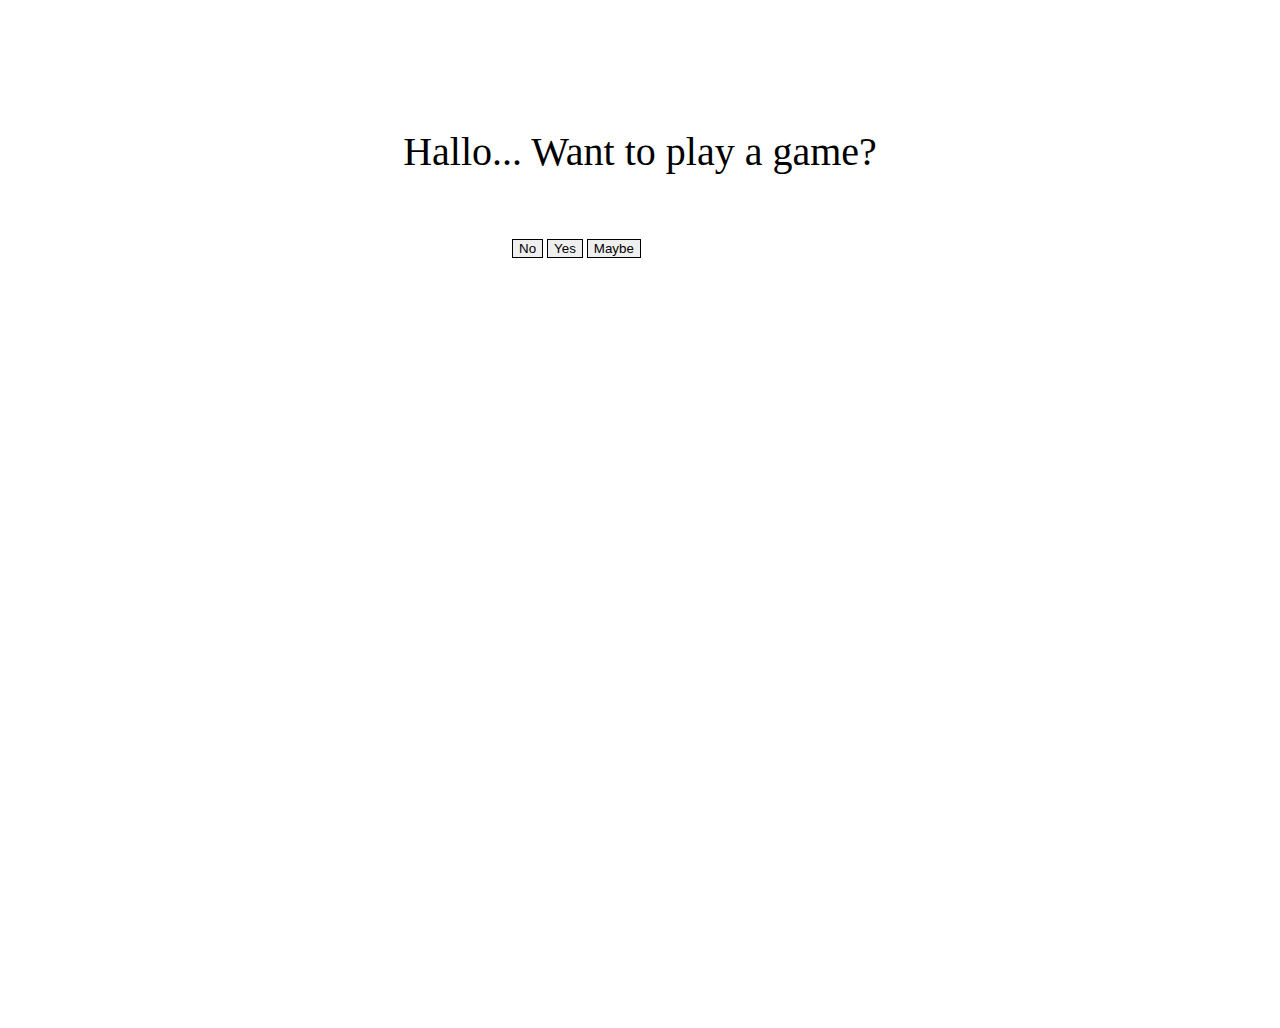
<file: begin.html>
<!DOCTYPE html>
<html>
<head>
	<title>De eerste stap</title>
	<link rel="stylesheet" href="https://stackpath.bootstrapcdn.com/bootstrap/4.1.3/css/bootstrap.min.css" integrity="sha384-MCw98/SFnGE8fJT3GXwEOngsV7Zt27NXFoaoApmYm81iuXoPkFOJwJ8ERdknLPMO" crossorigin="anonymous">
	<link href="./css/style.css" type="text/css" rel="stylesheet">
	<link href="https://fonts.googleapis.com/css?family=Walter+Turncoat" rel="stylesheet">
	<link href="https://fonts.googleapis.com/css?family=Creepster" rel="stylesheet">

	<script src="../javascript/stepone.js"></script>

</head>
	<body>
  
        <p id="intro">Hallo... Want to play a game?</p>
            <div id="begin">
                <form action="./Index.html">
                    <button onclick= "return false;" class = "btn btn-success btn-lg">No</button>
                    <button type="submit" class="btn btn-danger btn-lg">Yes</button>
                    <button onclick= "return false;" class="btn btn-primary btn-lg">Maybe</button>
                </form>
            </div>
	
	<script src="https://code.jquery.com/jquery-3.3.1.slim.min.js" integrity="sha384-q8i/X+965DzO0rT7abK41JStQIAqVgRVzpbzo5smXKp4YfRvH+8abtTE1Pi6jizo" crossorigin="anonymous"></script>
	<script src="https://cdnjs.cloudflare.com/ajax/libs/popper.js/1.14.3/umd/popper.min.js" integrity="sha384-ZMP7rVo3mIykV+2+9J3UJ46jBk0WLaUAdn689aCwoqbBJiSnjAK/l8WvCWPIPm49" crossorigin="anonymous"></script>
	<script src="https://stackpath.bootstrapcdn.com/bootstrap/4.1.3/js/bootstrap.min.js" integrity="sha384-ChfqqxuZUCnJSK3+MXmPNIyE6ZbWh2IMqE241rYiqJxyMiZ6OW/JmZQ5stwEULTy" crossorigin="anonymous"></script>
	</body>
</html>
</file>
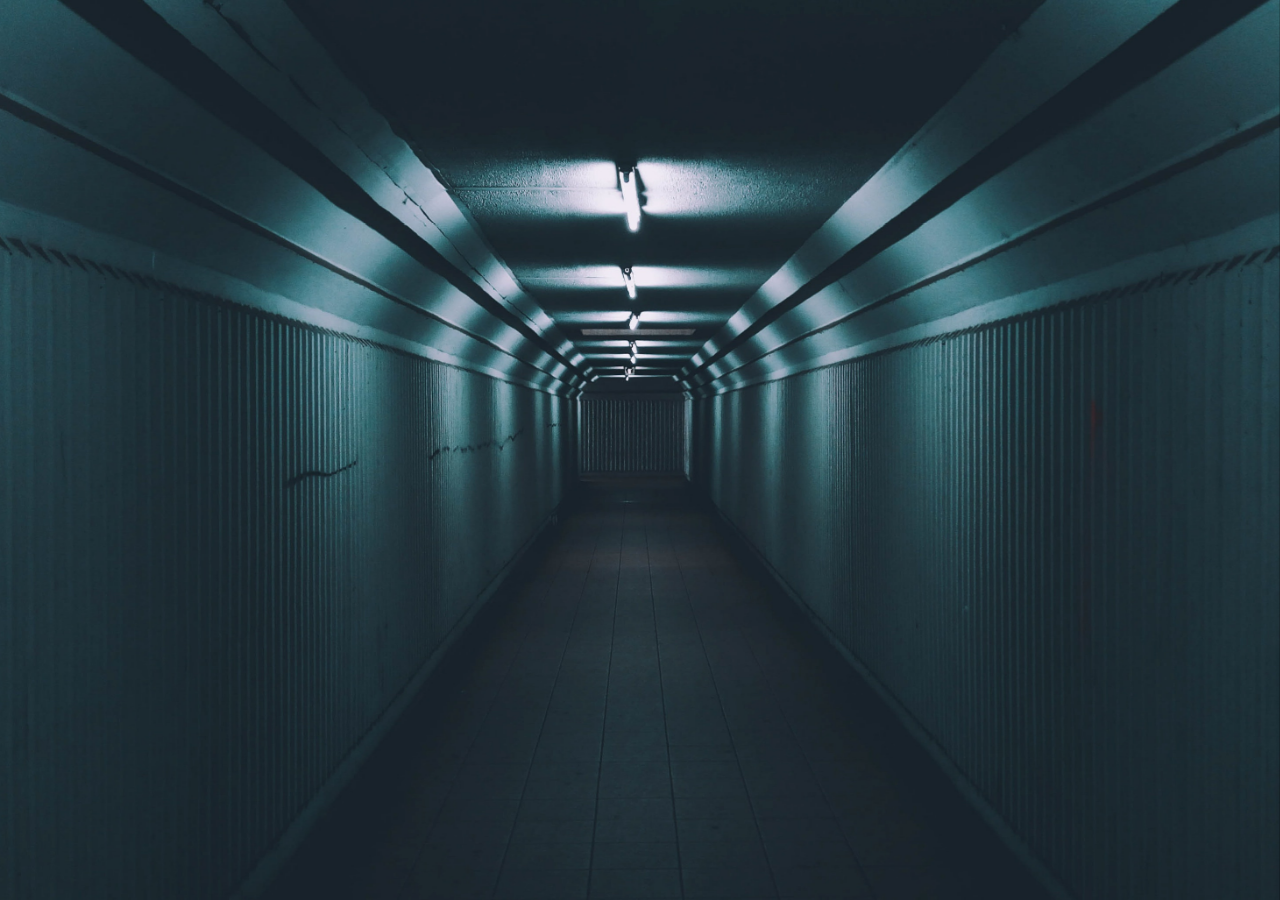
<file: pages/corridor.html>
<!DOCTYPE html>
<html>
<head>
	<title>Deur</title>
	<link rel="stylesheet" href="https://stackpath.bootstrapcdn.com/bootstrap/4.1.3/css/bootstrap.min.css" integrity="sha384-MCw98/SFnGE8fJT3GXwEOngsV7Zt27NXFoaoApmYm81iuXoPkFOJwJ8ERdknLPMO" crossorigin="anonymous">
	<link href="../css/corridor.css" type="text/css" rel="stylesheet">
	<link href="https://fonts.googleapis.com/css?family=Walter+Turncoat" rel="stylesheet">
	<link href="https://fonts.googleapis.com/css?family=Creepster" rel="stylesheet">

	<script src="../javascript/corridor.js"></script>

</head>
	<body onload="timer()">
    
    <div class="wrapped">
		<div class="start">
			<img id="toy" src="../img/abstract-architecture-building-1236044.jpg" alt="">		
		</div>
	</div>
	<script src="https://code.jquery.com/jquery-3.3.1.slim.min.js" integrity="sha384-q8i/X+965DzO0rT7abK41JStQIAqVgRVzpbzo5smXKp4YfRvH+8abtTE1Pi6jizo" crossorigin="anonymous"></script>
	<script src="https://cdnjs.cloudflare.com/ajax/libs/popper.js/1.14.3/umd/popper.min.js" integrity="sha384-ZMP7rVo3mIykV+2+9J3UJ46jBk0WLaUAdn689aCwoqbBJiSnjAK/l8WvCWPIPm49" crossorigin="anonymous"></script>
	<script src="https://stackpath.bootstrapcdn.com/bootstrap/4.1.3/js/bootstrap.min.js" integrity="sha384-ChfqqxuZUCnJSK3+MXmPNIyE6ZbWh2IMqE241rYiqJxyMiZ6OW/JmZQ5stwEULTy" crossorigin="anonymous"></script>
	</body>
</html>
</file>
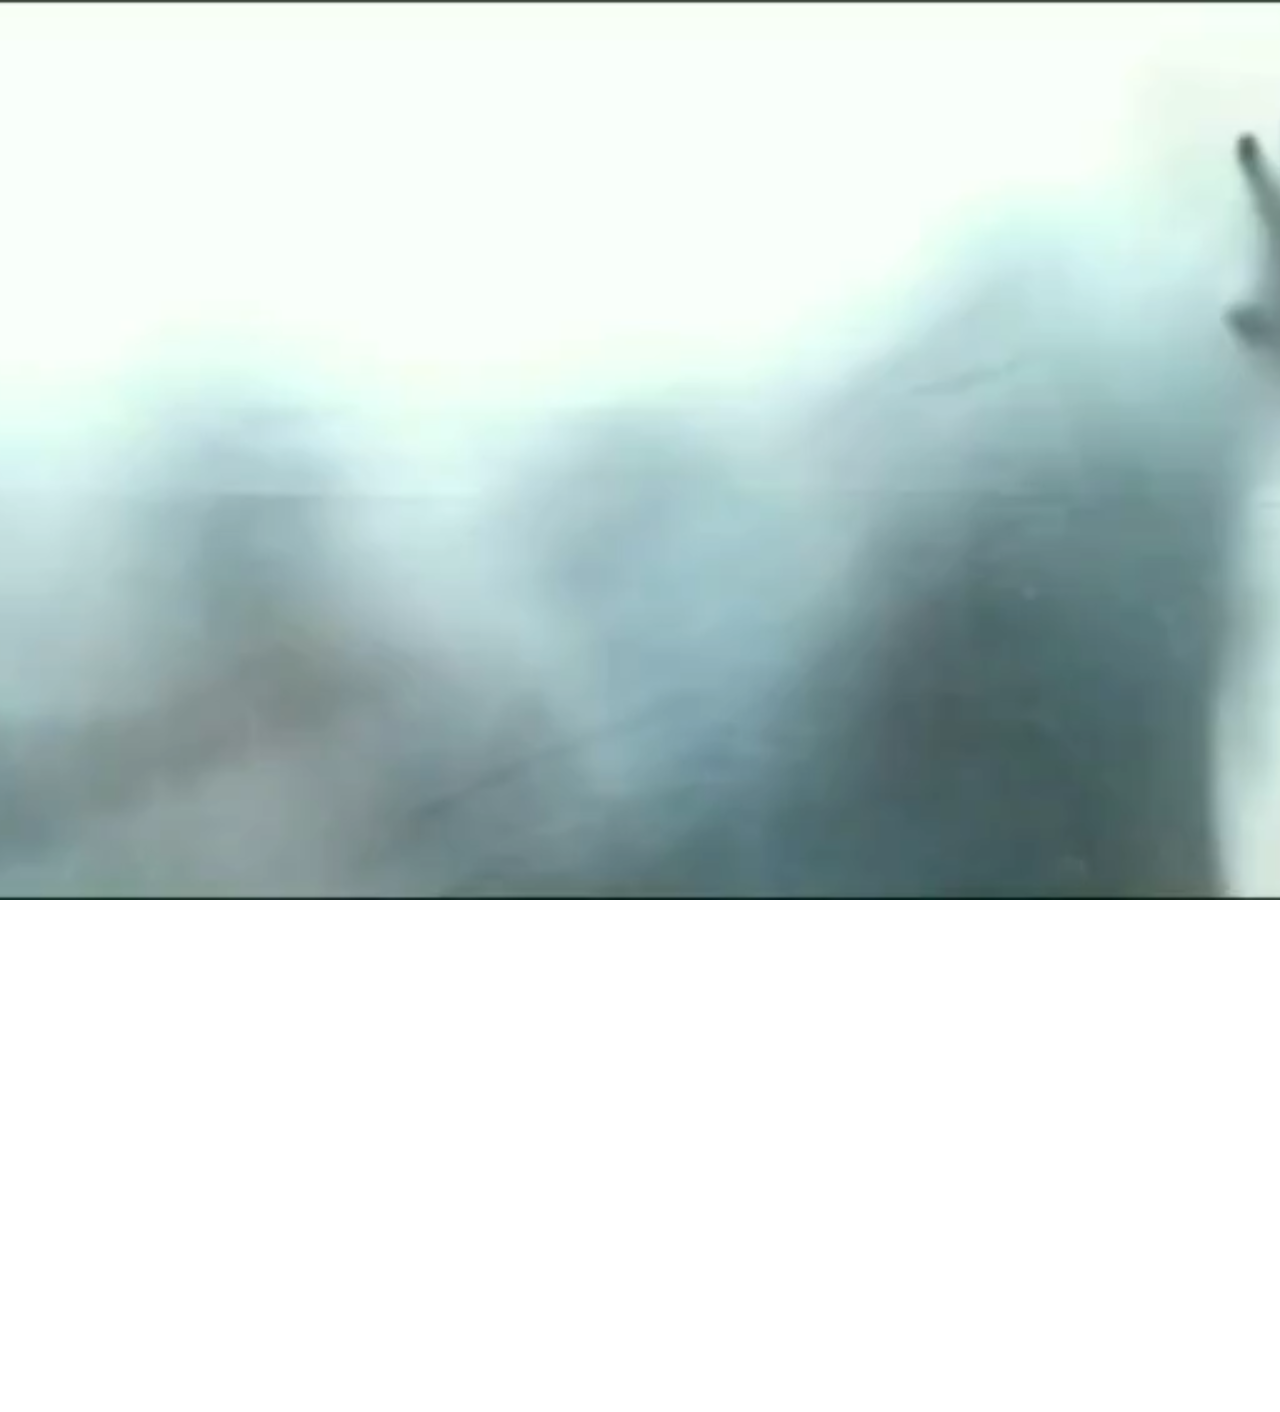
<file: pages/feest.html>
<!DOCTYPE html>
<html>
<head>
	<title>Deur</title>
	<link rel="stylesheet" href="https://stackpath.bootstrapcdn.com/bootstrap/4.1.3/css/bootstrap.min.css" integrity="sha384-MCw98/SFnGE8fJT3GXwEOngsV7Zt27NXFoaoApmYm81iuXoPkFOJwJ8ERdknLPMO" crossorigin="anonymous">
	<link href="../css/feest.css" type="text/css" rel="stylesheet">
	<link href="https://fonts.googleapis.com/css?family=Walter+Turncoat" rel="stylesheet">
	<link href="https://fonts.googleapis.com/css?family=Creepster" rel="stylesheet">

	<script src="../javascript/feest.js"></script>

</head>
	<body onload="timer()">
    
        <div class="start">
                <!-- Removed autoplay for coding purposes -->
            <video autoplay loop id="bgvideo">
                <source src="../vid/hour long Zombie attempt to smash through the screen.mp4" type="video/mp4">
            </video>
        </div>   

        <div class="container-fluid">
            <div id="explain" class="justify-content-center">
                    
            </div>	
        </div>

    
	<script src="https://code.jquery.com/jquery-3.3.1.slim.min.js" integrity="sha384-q8i/X+965DzO0rT7abK41JStQIAqVgRVzpbzo5smXKp4YfRvH+8abtTE1Pi6jizo" crossorigin="anonymous"></script>
	<script src="https://cdnjs.cloudflare.com/ajax/libs/popper.js/1.14.3/umd/popper.min.js" integrity="sha384-ZMP7rVo3mIykV+2+9J3UJ46jBk0WLaUAdn689aCwoqbBJiSnjAK/l8WvCWPIPm49" crossorigin="anonymous"></script>
	<script src="https://stackpath.bootstrapcdn.com/bootstrap/4.1.3/js/bootstrap.min.js" integrity="sha384-ChfqqxuZUCnJSK3+MXmPNIyE6ZbWh2IMqE241rYiqJxyMiZ6OW/JmZQ5stwEULTy" crossorigin="anonymous"></script>
	</body>
</html>
</file>
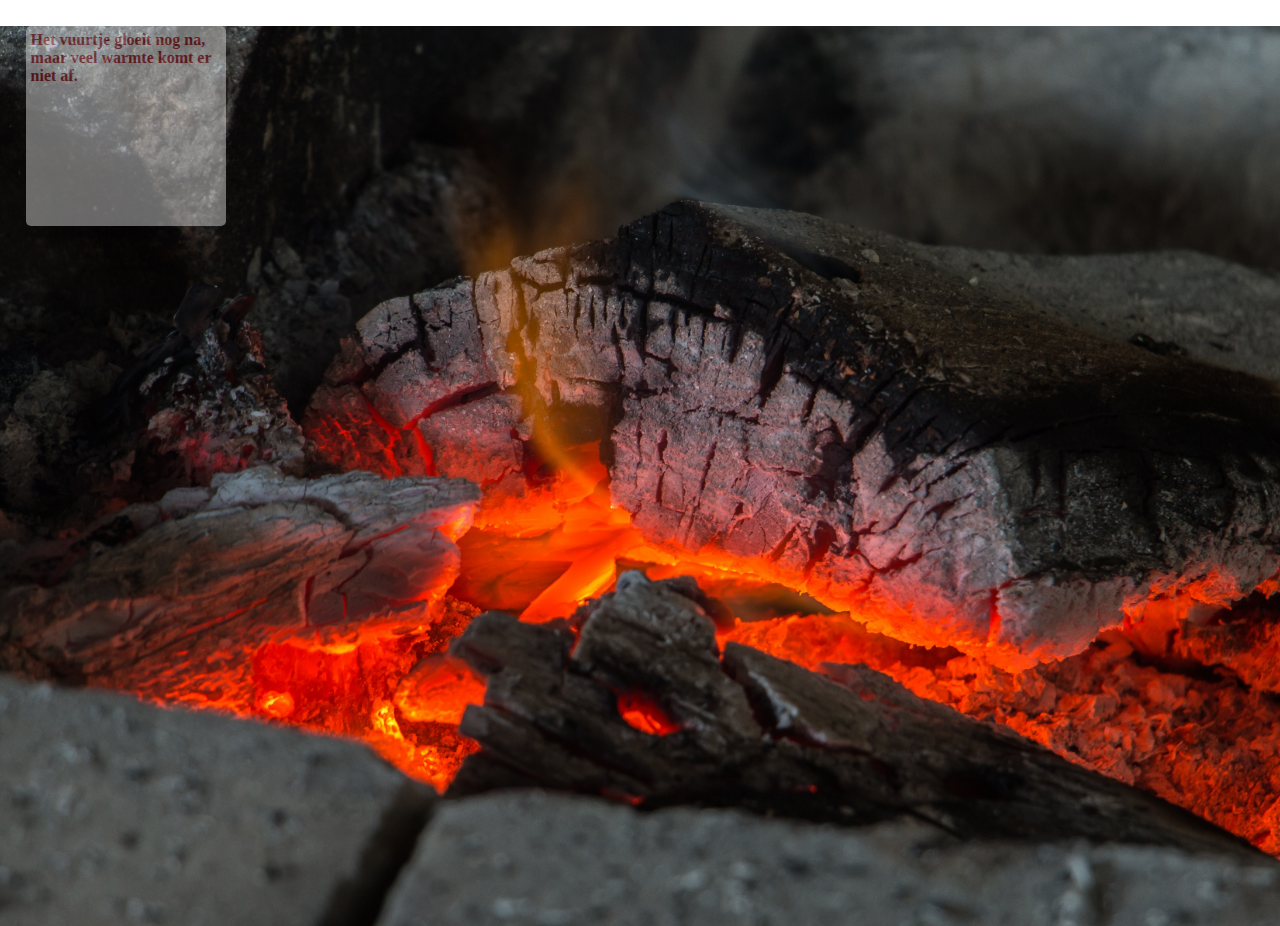
<file: pages/key1.html>
<!DOCTYPE html>
<html>
<head>
	<title>De eerste stap</title>
	<link rel="stylesheet" href="https://stackpath.bootstrapcdn.com/bootstrap/4.1.3/css/bootstrap.min.css" integrity="sha384-MCw98/SFnGE8fJT3GXwEOngsV7Zt27NXFoaoApmYm81iuXoPkFOJwJ8ERdknLPMO" crossorigin="anonymous">
	<link href="../css/stepone.css" type="text/css" rel="stylesheet">
	<link href="https://fonts.googleapis.com/css?family=Walter+Turncoat" rel="stylesheet">
	<link href="https://fonts.googleapis.com/css?family=Creepster" rel="stylesheet">

	<script src="../javascript/stepone.js"></script>

</head>
	<body>
    
    <div class="wrapped">
        <div class="start">
            <img src="../img/amber-ash-blaze-266520.jpg" alt="">
            <a href="../pages/step2.html"><div id="final1"></div></a>
        </div>
        
        <div id="box" class="fixed-bottom window">
            <div id="txt">
                Het vuurtje gloeit nog na, maar veel warmte komt er niet af.
            </div>
        </div>

        <div id="ash" class="fixed-top">
            <a id="ash1" href="" onclick="getKey1(); return false;"><div id="clickerAsh"></div></a>
        </div>

        

    </div>
	<script src="https://code.jquery.com/jquery-3.3.1.slim.min.js" integrity="sha384-q8i/X+965DzO0rT7abK41JStQIAqVgRVzpbzo5smXKp4YfRvH+8abtTE1Pi6jizo" crossorigin="anonymous"></script>
	<script src="https://cdnjs.cloudflare.com/ajax/libs/popper.js/1.14.3/umd/popper.min.js" integrity="sha384-ZMP7rVo3mIykV+2+9J3UJ46jBk0WLaUAdn689aCwoqbBJiSnjAK/l8WvCWPIPm49" crossorigin="anonymous"></script>
	<script src="https://stackpath.bootstrapcdn.com/bootstrap/4.1.3/js/bootstrap.min.js" integrity="sha384-ChfqqxuZUCnJSK3+MXmPNIyE6ZbWh2IMqE241rYiqJxyMiZ6OW/JmZQ5stwEULTy" crossorigin="anonymous"></script>
	</body>
</html>
</file>
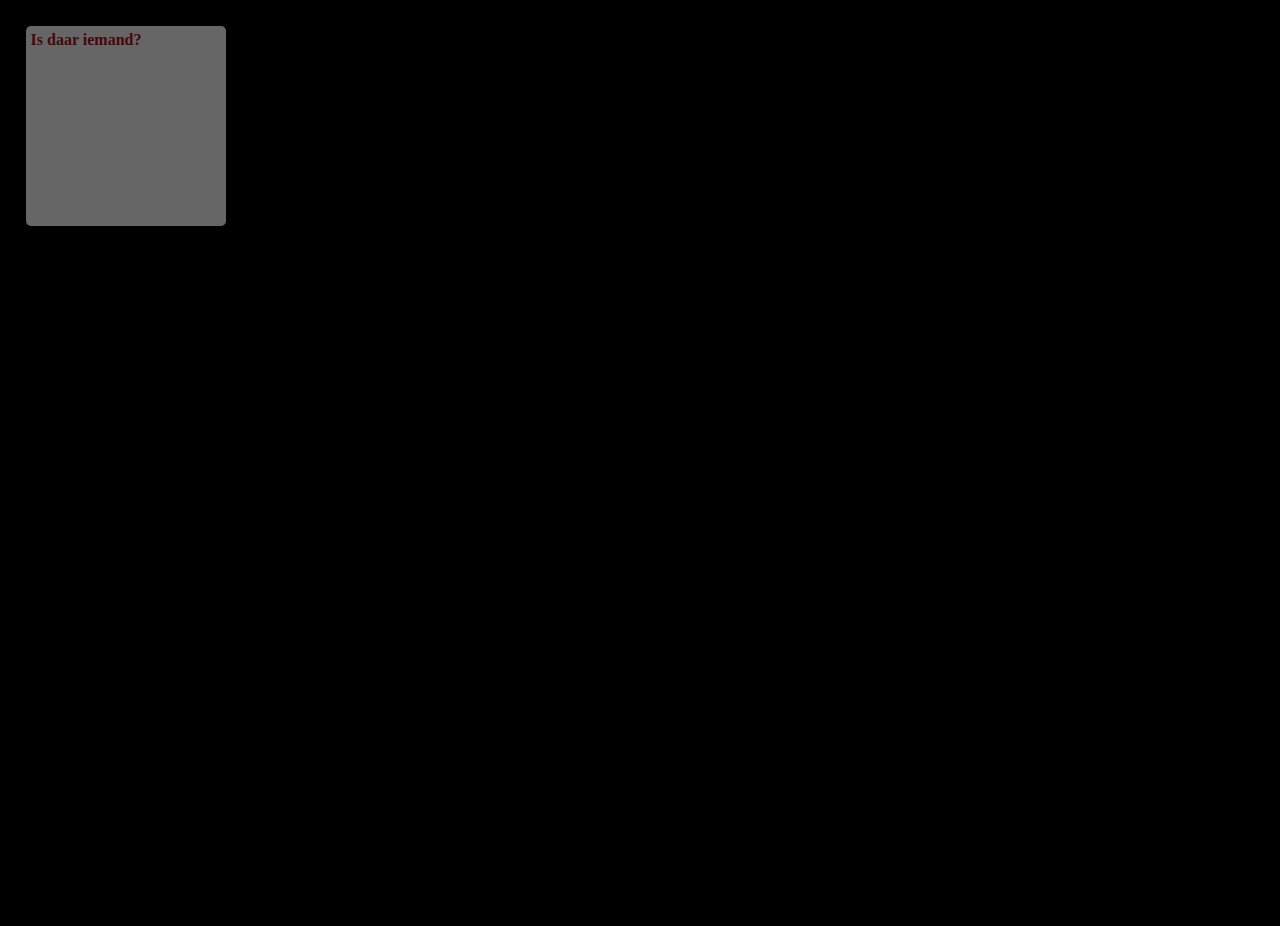
<file: pages/room2.html>
<!DOCTYPE html>
<html>
<head>
	<title>Deur</title>
	<link rel="stylesheet" href="https://stackpath.bootstrapcdn.com/bootstrap/4.1.3/css/bootstrap.min.css" integrity="sha384-MCw98/SFnGE8fJT3GXwEOngsV7Zt27NXFoaoApmYm81iuXoPkFOJwJ8ERdknLPMO" crossorigin="anonymous">
	<link href="../css/room2.css" type="text/css" rel="stylesheet">
	<link href="https://fonts.googleapis.com/css?family=Walter+Turncoat" rel="stylesheet">
	<link href="https://fonts.googleapis.com/css?family=Creepster" rel="stylesheet">

	<script src="../javascript/room2.js"></script>

</head>
	<body onload="timer()">
    
    <div class="wrapped">
		<div class="start">
			<img id="toy" src="../img/dark-eerie-figurine-1643280.jpg" alt="">		
		</div>
		<div id="box" class="fixed-bottom">
			<div id="txt">
				Is daar iemand?
			</div>
			<img id="dollShow" draggable="true" src='../img/voodoo 2-01.svg' alt='' height='200px' width='200px'>
		</div>

		<div class="clue1">
                <a id="click1" href="" onclick="lightUp(); return false;"><div id="clicker"></div></a>
		</div>
		
		<div class="clue2">
                <a id="click2" href="" onclick="doll(); return false;"><div id="clicker2"></div></a>
        </div>

		<div id="hand" class="fixed-top" ondrop="give()" ondragover="allowDrop(event)">
            
        </div>
	
		<img class="fixed-top" id="face" src="../img/rcnMMRecR.jpg" height='200px' width='200px'>
         
    </div>
	<script src="https://code.jquery.com/jquery-3.3.1.slim.min.js" integrity="sha384-q8i/X+965DzO0rT7abK41JStQIAqVgRVzpbzo5smXKp4YfRvH+8abtTE1Pi6jizo" crossorigin="anonymous"></script>
	<script src="https://cdnjs.cloudflare.com/ajax/libs/popper.js/1.14.3/umd/popper.min.js" integrity="sha384-ZMP7rVo3mIykV+2+9J3UJ46jBk0WLaUAdn689aCwoqbBJiSnjAK/l8WvCWPIPm49" crossorigin="anonymous"></script>
	<script src="https://stackpath.bootstrapcdn.com/bootstrap/4.1.3/js/bootstrap.min.js" integrity="sha384-ChfqqxuZUCnJSK3+MXmPNIyE6ZbWh2IMqE241rYiqJxyMiZ6OW/JmZQ5stwEULTy" crossorigin="anonymous"></script>
	</body>
</html>
</file>
<file: css/style.css>
body {
	margin: 0;
	padding: 0;
	z-index: -1;
	font-family: 'Shadows Into Light', cursive;
	height: 100vh;
	width: 100%;
	overflow: hidden;
}

/* Start page button */

#begin {
	margin-left: 40%;
	margin-top: 5%;
}

#begin button{
	border: 1px solid black;

}

/* Start page txt */

#intro {
	font-size: 40px;
	margin-top: 10%;
	text-align: center;
}

.start img{
	height: 100%;
	width: 100%;
	object-fit: cover;
	position: absolute;
	z-index: -9;
}

.screen {
    opacity: 0.5;
    position: absolute;
    border-radius: 5px;
    border: 1px solid black;
    z-index: 99;
    margin-top: 17%;
    margin-left: 20%;
    overflow: hidden;
    height: 32vh;
    width: 32%;
    background-color: black;
}

#writeMore {
	margin-top: 30%;
	text-align: center;
	font-family: 'Creepster', cursive;
	font-size: 50px;
	color: #af111c;
	
}

.screen video {
    object-fit: fill;
    height: 100%;
    width: 100%;
}

#explain {
	font-family: 'Creepster', cursive;
	font-size: 50px;
	color: #af111c;
	text-align: center;
	padding-top: 20px;

}

#buttonOne {
	/* margin-top: 35%; */
	text-align: center;
	font-family: 'Creepster', cursive;
	font-size: 50px;
	color: #af111c;

	display: none;
}
</file>
<file: css/corridor.css>
body {
	margin: 0;
	padding: 0;
	z-index: -1;
	font-family: 'Shadows Into Light', cursive;
	height: 100vh;
	width: 100%;
    overflow: hidden;
    position: fixed;
    background-color: black;
}

.wrapped {
    height: 100%;
    width: 100%;
}

.start img{
	height: 100%;
	width: 100%;
	object-fit: cover;
	position: absolute;
    z-index: -9;
}
</file>
<file: css/feest.css>
body {
    margin: 0;
    padding: 0;
    z-index: -1;
    font-family: 'Shadows Into Light', cursive;
    height: 100vh;
    width: 100%;
    overflow: hidden;
}

#bgvideo {
    position: fixed;
    top: 50%;
    left: 50%;
    min-width: 100%;
    min-height: 100%;
    width: auto;
    height: auto;
    z-index: -100;
    transform: translate(-50%, -50%);
}

#explain {
    margin-top: 40%;
    text-align: center;
    color: #af111c;
    font-weight: bold;
    font-size: 60px;
    text-shadow: 2px 2px black;
}
</file>
<file: css/stepone.css>
body {
	margin: 0;
	padding: 0;
	z-index: -1;
	font-family: 'Shadows Into Light', cursive;
	height: 100vh;
	width: 100%;
	overflow: hidden;
}

.wrapped {
    height: 100%;
    width: 100%;
}

.start img{
	height: 100%;
	width: 100%;
	object-fit: cover;
	position: absolute;
	z-index: -9;
}

#box {
    height: 200px;
    width: 200px;
    background-color: white;
    border-radius: 5px;
    opacity: 0.4;
    word-wrap: break-word;
    margin: 2%;
}

#txt {
    padding: 5px;
    color: #af111c;
    font-weight: bold;
}

#clue1 {
    margin: 3%;
    height: 200px;
    width: 200px;
}

#clue1 img{
    height: 100%;
	width: 100%;
    object-fit: cover;
    opacity: 0.4;
    border-radius: 10px;
}

#spooky {
    visibility: hidden;
}

#clicker {
    height: 50px;
    width: 50px;
    /* background-color: white; */
    margin-top: -90%;
    margin-left: 5%;
    display: none;
}

#clue2 {
    height: 100px;
    width: 100px;
    margin-left: 46%;
    padding-top: 12%;
    align-items: end; 
}

#clicker2 {
    height: 50px;
    width: 50px;
    /* background-color: white; */
    display: none;
}

#clue3 {
    height: 100px;
    width: 100px;
    /* background-color: antiquewhite; */
    margin-left: 58%;
    margin-top: 37%;
}

#clicker3 {
    height: 50px;
    width: 50px;
    /* background-color: white; */
    display: none;
}

#firePlace {
    height: 50px;
    width: 150px;
    /* background-color: white; */
    margin-left: 28%;
    margin-top: 26%;
    display: none;
}

#clicker4 {
    height: 100%;
    width: 100%;
    /* background-color: tomato; */
}

#clicker1:hover {
    background-color: white;
    opacity: 0.05;
}

#clicker2:hover {
    background-color: white;
    opacity: 0.05;
}

#clicker3:hover {
    background-color: white;
    opacity: 0.05;
}

#clicker4:hover {
    /* background-color: white; */
    opacity: 0.05;
}

#ash {
    margin-top: 16%;
    margin-left: 14%;
    height: 300px;
    width: 300px;
}

#clickerAsh {
    height: 150px;
    width: 150px;
    border-radius: 15px;
}

#clickerAsh:hover {
    /* background-color: white; */
    opacity: 0.05;
}

/* #txt img {
    margin: 5%;
    padding: 2%;
} */

#box img {
    margin-left: 20px;
    margin-top: 20px;
}

#final1 {
	height: 100%;
    width: 100%;
    position: absolute;
    z-index: 999;
	display: none;
}

.door1 {
    height: 350px;
    width: 300px;
    margin-left: 75%;
    /* background-color: white; */
}

#locked1 {
    height: 100%;
    width: 100%;
}

#locked1:hover {
    background-color: white;
    opacity: 0.1;
}
</file>
<file: css/room2.css>
body {
	margin: 0;
	padding: 0;
	z-index: -1;
	font-family: 'Shadows Into Light', cursive;
	height: 100vh;
	width: 100%;
    overflow: hidden;
    position: fixed;
    background-color: black;
}

.wrapped {
    height: 100%;
    width: 100%;
}

.start img{
	height: 100%;
	width: 100%;
	object-fit: cover;
	position: absolute;
    z-index: -9;
}

#toy {
    display: none;
}

#box {
    height: 200px;
    width: 200px;
    background-color: white;
    border-radius: 5px;
    opacity: 0.4;
    word-wrap: break-word;
    margin: 2%;
}

#txt {
    padding: 5px;
    color: #af111c;
    font-weight: bold;
    /* display: none; */
}

.clue1 {
    margin-left: 52%;
    height: 200px;
    width: 200px;
    /* background-color: white; */
    padding-top: 29%;
}

#clicker {
    height: 50px;
    width: 50px;
    /* background-color: tomato; */
    display: none;
}

.clue2 {
    margin-left: 55%;
    height: 50px;
    width: 100px;
}

#clicker2 {
    height: 50px;
    width: 50px;
    /* background-color: blue; */
    margin-top: 70%;
    display: none;
}

#dollShow {
    display: none;
}

#hand {
    height: 200px;
    width: 200px;
    /* background-color: antiquewhite; */
    margin-left: 43%;
    border-radius: 50%;
    margin-top: 20%;
    display: none;
}

#face {
    height: 200px;
    width: 200px;
    /* background-color: antiquewhite; */
    margin-left: 50%;
    border-radius: 50%;
    margin-top: 10%;
    display: none;
}
</file>
